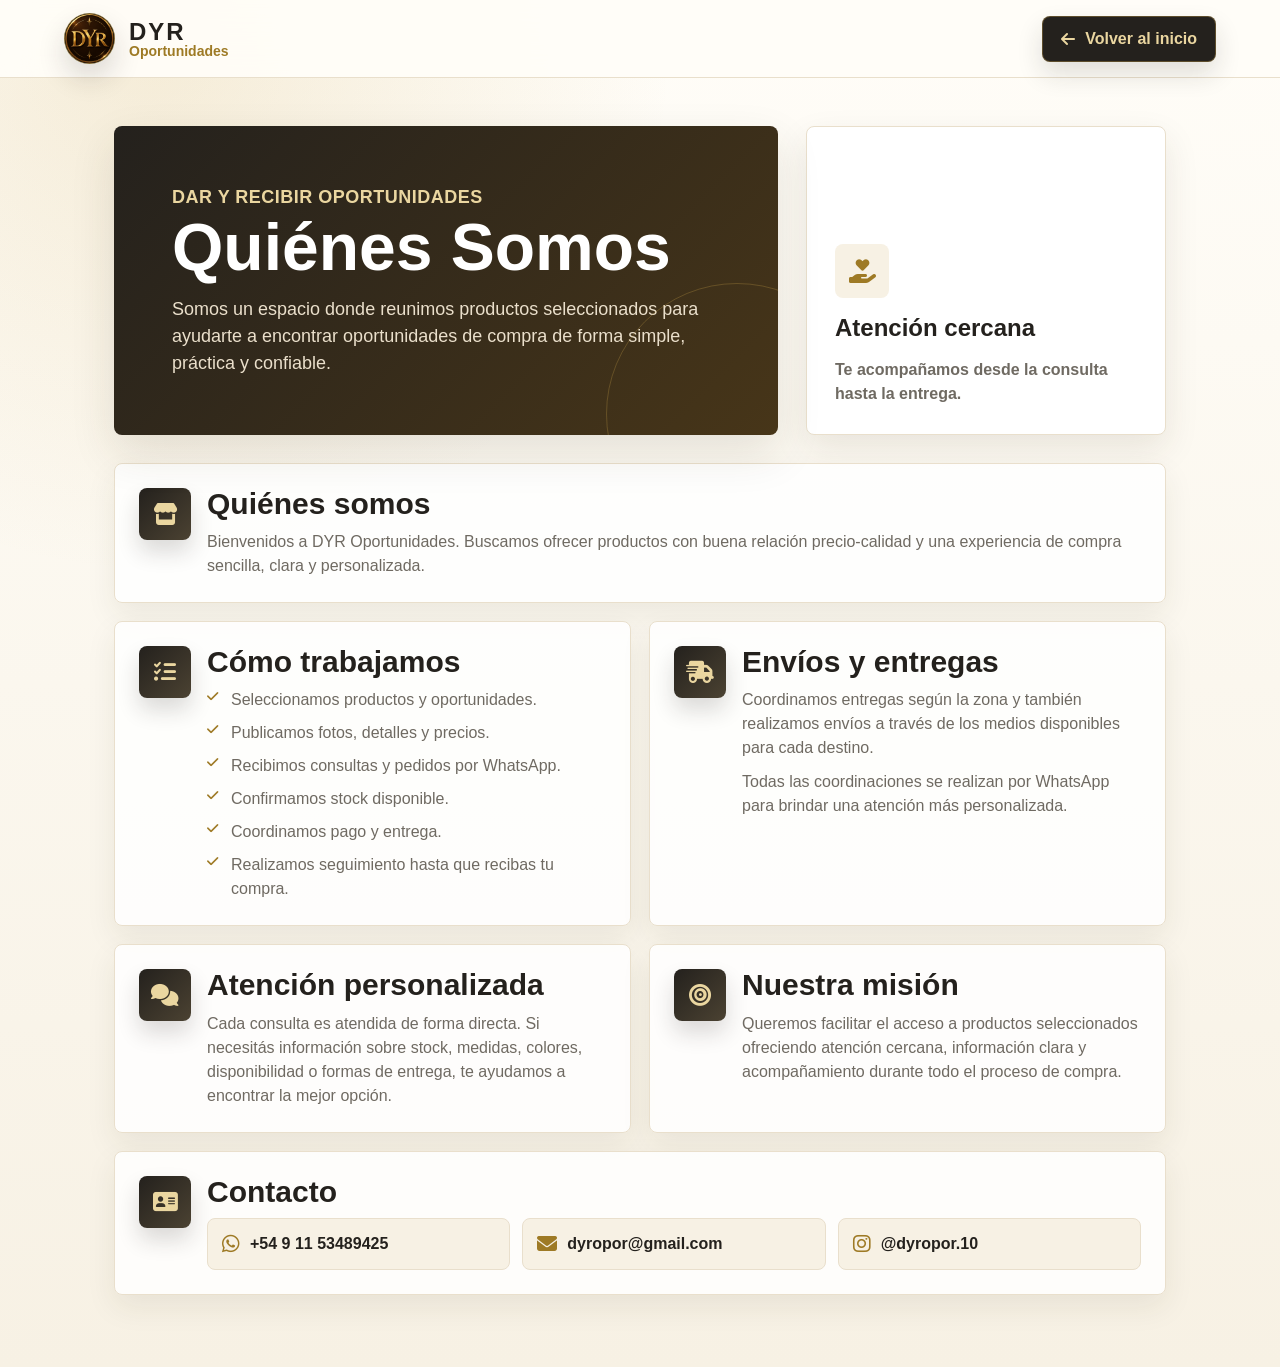
<file: nosotros.html>
<!DOCTYPE html>
<html lang="es">
<head>
    <meta charset="UTF-8">
    <meta name="viewport" content="width=device-width, initial-scale=1.0">
    <title>Nosotros | DYR Oportunidades</title>
    <meta name="description" content="Conoce como trabaja DYR Oportunidades: productos seleccionados, atencion personalizada y compras simples por WhatsApp.">
    <link rel="stylesheet" href="styles.css">
    <link href="https://cdnjs.cloudflare.com/ajax/libs/font-awesome/6.4.0/css/all.min.css" rel="stylesheet">
</head>
<body class="about-body">
    <header class="about-header">
        <a class="about-brand" href="index.html" aria-label="DYR Oportunidades">
            <img src="imagenes/logodyro.png" alt="Logo DYR Oportunidades">
            <span>
                <strong>DYR</strong>
                <small>Oportunidades</small>
            </span>
        </a>

        <a class="about-back" href="index.html">
            <i class="fas fa-arrow-left" aria-hidden="true"></i>
            <span>Volver al inicio</span>
        </a>
    </header>

    <main class="about-page">
        <section class="about-hero">
            <div class="about-hero-copy">
                <p class="eyebrow">Dar y Recibir Oportunidades</p>
                <h1>Quiénes Somos</h1>
                <p>
                    Somos un espacio donde reunimos productos seleccionados para ayudarte a encontrar oportunidades de compra de forma simple, práctica y confiable.
                </p>
            </div>

            <div class="about-hero-card" aria-label="Valores de DYR Oportunidades">
                <i class="fas fa-hand-holding-heart" aria-hidden="true"></i>
                <strong>Atención cercana</strong>
                <span>Te acompañamos desde la consulta hasta la entrega.</span>
            </div>
        </section>

        <section class="about-grid" aria-label="Informacion sobre DYR Oportunidades">
            <article class="about-block about-block-featured">
                <div class="about-icon">
                    <i class="fas fa-store" aria-hidden="true"></i>
                </div>
                <div>
                    <h2>Quiénes somos</h2>
                    <p>
                        Bienvenidos a DYR Oportunidades. Buscamos ofrecer productos con buena relación precio-calidad y una experiencia de compra sencilla, clara y personalizada.
                    </p>
                </div>
            </article>

            <article class="about-block">
                <div class="about-icon">
                    <i class="fas fa-list-check" aria-hidden="true"></i>
                </div>
                <div>
                    <h2>Cómo trabajamos</h2>
                    <ul>
                        <li>Seleccionamos productos y oportunidades.</li>
                        <li>Publicamos fotos, detalles y precios.</li>
                        <li>Recibimos consultas y pedidos por WhatsApp.</li>
                        <li>Confirmamos stock disponible.</li>
                        <li>Coordinamos pago y entrega.</li>
                        <li>Realizamos seguimiento hasta que recibas tu compra.</li>
                    </ul>
                </div>
            </article>

            <article class="about-block">
                <div class="about-icon">
                    <i class="fas fa-truck-fast" aria-hidden="true"></i>
                </div>
                <div>
                    <h2>Envíos y entregas</h2>
                    <p>Coordinamos entregas según la zona y también realizamos envíos a través de los medios disponibles para cada destino.</p>
                    <p>Todas las coordinaciones se realizan por WhatsApp para brindar una atención más personalizada.</p>
                </div>
            </article>

            <article class="about-block">
                <div class="about-icon">
                    <i class="fas fa-comments" aria-hidden="true"></i>
                </div>
                <div>
                    <h2>Atención personalizada</h2>
                    <p>
                        Cada consulta es atendida de forma directa. Si necesitás información sobre stock, medidas, colores, disponibilidad o formas de entrega, te ayudamos a encontrar la mejor opción.
                    </p>
                </div>
            </article>

            <article class="about-block">
                <div class="about-icon">
                    <i class="fas fa-bullseye" aria-hidden="true"></i>
                </div>
                <div>
                    <h2>Nuestra misión</h2>
                    <p>
                        Queremos facilitar el acceso a productos seleccionados ofreciendo atención cercana, información clara y acompañamiento durante todo el proceso de compra.
                    </p>
                </div>
            </article>

            <article class="about-block about-contact">
                <div class="about-icon">
                    <i class="fas fa-address-card" aria-hidden="true"></i>
                </div>
                <div>
                    <h2>Contacto</h2>
                    <div class="about-contact-list">
                        <a href="https://wa.me/5491153489425" target="_blank" rel="noopener">
                            <i class="fab fa-whatsapp" aria-hidden="true"></i>
                            <span>+54 9 11 53489425</span>
                        </a>
                        <a href="mailto:dyropor@gmail.com">
                            <i class="fas fa-envelope" aria-hidden="true"></i>
                            <span>dyropor@gmail.com</span>
                        </a>
                        <a href="https://www.instagram.com/dyropor.10" target="_blank" rel="noopener">
                            <i class="fab fa-instagram" aria-hidden="true"></i>
                            <span>@dyropor.10</span>
                        </a>
                    </div>
                </div>
            </article>
        </section>
    </main>
</body>
</html>
</file>
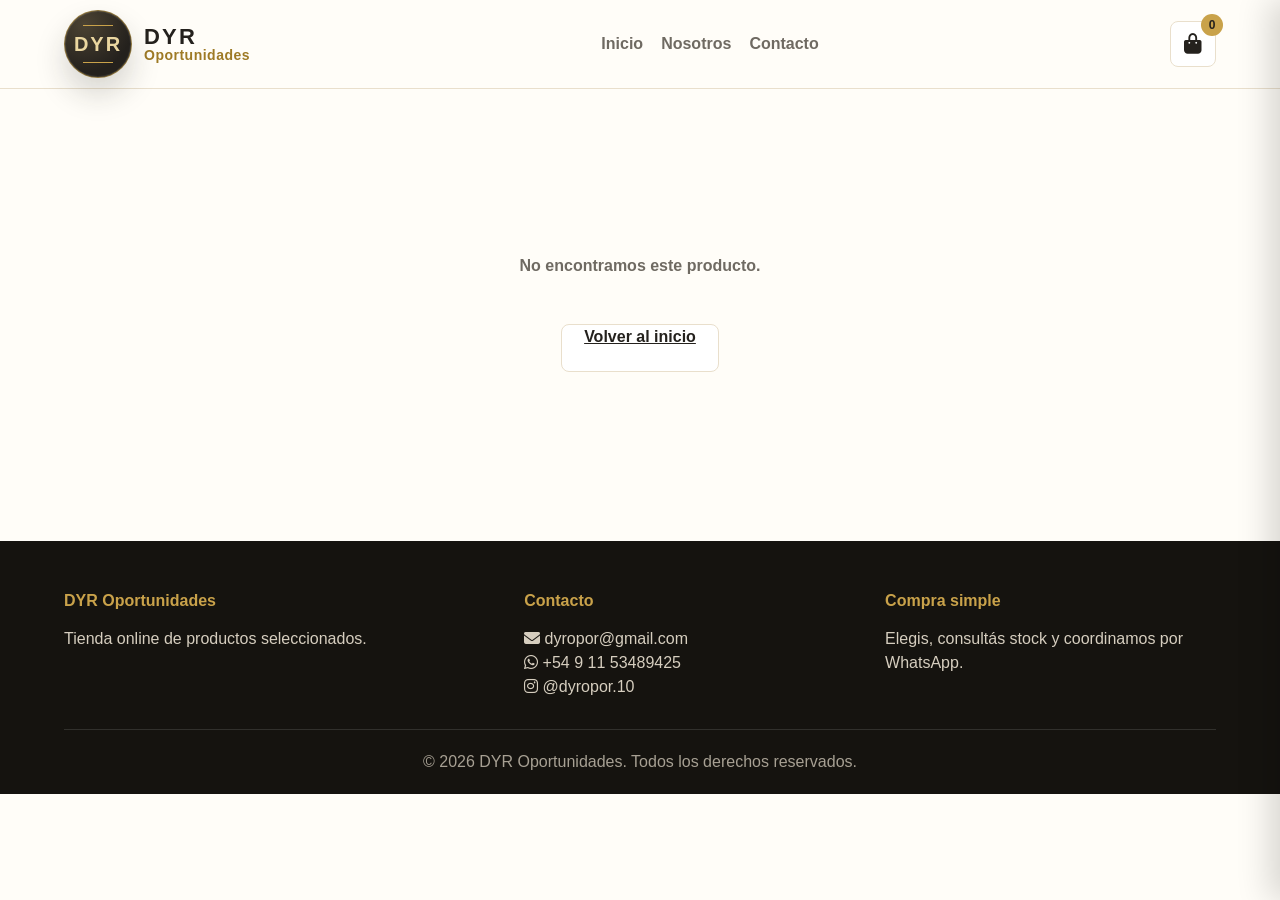
<file: product.html>
<!DOCTYPE html>
<html lang="es">
<head>
    <meta charset="UTF-8">
    <meta name="viewport" content="width=device-width, initial-scale=1.0">
    <title>Producto | DYR Oportunidades</title>
    <meta name="description" content="Ficha de producto de DYR Oportunidades.">
    <link rel="stylesheet" href="styles.css">
    <link href="https://cdnjs.cloudflare.com/ajax/libs/font-awesome/6.4.0/css/all.min.css" rel="stylesheet">
</head>
<body>
    <header>
        <a class="logo" href="index.html" aria-label="DYR Oportunidades">
            <span class="logo-mark"><span>DYR</span></span>
            <span class="logo-text">
                <strong>DYR</strong>
                <small>Oportunidades</small>
            </span>
        </a>

        <nav aria-label="Navegacion principal">
            <a href="index.html">Inicio</a>
            <a href="nosotros.html">Nosotros</a>
            <a href="#contacto">Contacto</a>
        </nav>

        <button class="cart-icon" type="button" onclick="toggleCart()" aria-label="Abrir carrito">
            <i class="fas fa-bag-shopping"></i>
            <span class="cart-count" id="cartCount">0</span>
        </button>
    </header>

    <main class="product-page" id="productPage">
        <p class="empty-products">Cargando producto...</p>
    </main>

    <aside class="cart-sidebar" id="cartSidebar" aria-label="Carrito de compras">
        <div class="cart-header">
            <h3><i class="fas fa-bag-shopping"></i> Tu carrito</h3>
            <button class="close-cart" type="button" onclick="toggleCart()" aria-label="Cerrar carrito">
                <i class="fas fa-xmark"></i>
            </button>
        </div>
        <div class="cart-items" id="cartItems">
            <p class="empty-cart">Tu carrito esta vacio.</p>
        </div>
        <div class="cart-footer">
            <div class="cart-total">Total: $<span id="cartTotal">0.00</span></div>
            <button class="btn-whatsapp" type="button" onclick="sendCartToWhatsApp()">
                <i class="fab fa-whatsapp"></i> Enviar carrito por WhatsApp
            </button>
            <button class="btn-checkout" type="button" onclick="checkout()">Vaciar carrito</button>
        </div>
    </aside>
    <div class="cart-overlay" id="cartOverlay" onclick="toggleCart()"></div>

    <footer id="contacto">
        <div class="footer-content">
            <div>
                <h4>DYR Oportunidades</h4>
                <p>Tienda online de productos seleccionados.</p>
            </div>
            <div>
                <h4>Contacto</h4>
                <p><i class="fas fa-envelope"></i> dyropor@gmail.com</p>
                <p><i class="fab fa-whatsapp"></i> +54 9 11 53489425</p>
                <p><i class="fab fa-instagram"></i> @dyropor.10</p>
            </div>
            <div>
                <h4>Compra simple</h4>
                <p>Elegis, consultás stock y coordinamos por WhatsApp.</p>
            </div>
        </div>
        <p class="copyright">© 2026 DYR Oportunidades. Todos los derechos reservados.</p>
    </footer>

    <div class="notification" id="notification" role="status"></div>

    <script src="script.js"></script>
</body>
</html>
</file>
<file: styles.css>
* {
    margin: 0;
    padding: 0;
    box-sizing: border-box;
}

:root {
    --primary: #c9a24a;
    --primary-dark: #9e7a25;
    --primary-soft: #ead6a0;
    --secondary: #1f7a73;
    --ink: #24211d;
    --muted: #6f6a62;
    --line: #e9dfcc;
    --paper: #fffdf8;
    --soft: #f7f1e4;
    --white: #ffffff;
    --success: #1f9d62;
    --shadow: 0 18px 45px rgba(55, 46, 27, 0.12);
}

body {
    font-family: "Segoe UI", Tahoma, Geneva, Verdana, sans-serif;
    background: var(--paper);
    color: var(--ink);
    line-height: 1.5;
}

button,
a {
    font: inherit;
}

button {
    cursor: pointer;
}

header {
    background: rgba(255, 253, 248, 0.94);
    backdrop-filter: blur(16px);
    padding: 10px 5%;
    display: flex;
    justify-content: space-between;
    align-items: center;
    gap: 12px;
    flex-wrap: wrap;
    border-bottom: 1px solid var(--line);
    position: sticky;
    top: 0;
    z-index: 120;
}

.logo {
    display: inline-flex;
    align-items: center;
    gap: 12px;
    color: var(--ink);
    text-decoration: none;
    font-weight: 800;
}

.logo-mark {
    display: inline-flex;
    align-items: center;
    justify-content: center;
    width: 68px;
    height: 68px;
    border-radius: 50%;
    background: radial-gradient(circle at 30% 20%, #4b4232, var(--ink) 68%);
    border: 1px solid rgba(201, 162, 74, 0.58);
    color: var(--primary-soft);
    letter-spacing: 2px;
    font-size: 20px;
    box-shadow: 0 16px 30px rgba(36, 33, 29, 0.18), inset 0 0 0 1px rgba(255, 255, 255, 0.08);
    position: relative;
}

.logo-mark::before,
.logo-mark::after {
    content: "";
    position: absolute;
    width: 30px;
    height: 1px;
    background: var(--primary);
}

.logo-mark::before {
    top: 14px;
}

.logo-mark::after {
    bottom: 14px;
}

.logo-mark span {
    position: relative;
    z-index: 1;
}

.logo-text {
    display: grid;
    line-height: 1.05;
}

.logo-text strong {
    font-size: 22px;
    letter-spacing: 2.2px;
}

.logo-text small {
    color: var(--primary-dark);
    font-size: 14px;
    font-weight: 800;
    letter-spacing: 0.5px;
}

nav {
    display: flex;
    align-items: center;
    gap: 18px;
}

nav a {
    text-decoration: none;
    color: var(--muted);
    font-weight: 650;
    transition: color 0.2s;
}

nav a:hover {
    color: var(--primary-dark);
}

.cart-icon {
    position: relative;
    width: 46px;
    height: 46px;
    border: 1px solid var(--line);
    border-radius: 8px;
    background: var(--white);
    color: var(--ink);
    font-size: 20px;
}

.cart-count {
    position: absolute;
    top: -8px;
    right: -8px;
    background: var(--primary);
    color: var(--ink);
    border-radius: 50%;
    width: 22px;
    height: 22px;
    display: flex;
    align-items: center;
    justify-content: center;
    font-size: 12px;
    font-weight: 800;
}

.hero {
    min-height: auto;
    display: grid;
    grid-template-columns: 1fr;
    align-items: center;
    gap: 20px;
    padding: 18px 5% 12px;
    background:
        radial-gradient(circle at 83% 18%, rgba(234, 214, 160, 0.38), transparent 32%),
        linear-gradient(120deg, rgba(255, 253, 248, 0.98), rgba(247, 241, 228, 0.9));
}

.hero-content {
    max-width: 100%;
    margin:0 auto;
}

.eyebrow {
    color: var(--primary-dark);
    font-size: 18px;
    font-weight: 800;
    letter-spacing: 0.5px;
    text-transform: uppercase;
    margin-bottom: 4px;
    text-align: left;
}

.hero-content.center h1{
    font-size: clamp(30px, 5vw, 56px);
    line-height: 1;
    margin: 0 auto;
    max-width: 860px;
}

.hero-copy {
    color: #5c433a;
    font-size: 16px;
    max-width: 660px;
    margin: 0 0 10px;
    text-align: center;
}

.hero-actions {
    display: flex;
    flex-wrap: wrap;
    gap: 14px;
}

.btn-primary,
.btn-secondary,
.btn-whatsapp,
.btn-checkout,
.product-btn {
    border: none;
    border-radius: 8px;
    min-height: 48px;
    padding: 0 22px;
    font-weight: 800;
    transition: transform 0.2s, box-shadow 0.2s, background 0.2s;
}

.btn-primary {
    background: var(--primary);
    color: var(--ink);
    box-shadow: 0 12px 30px rgba(201, 162, 74, 0.26);
}

.btn-secondary {
    background: var(--white);
    color: var(--ink);
    border: 1px solid var(--line);
}

.btn-primary:hover,
.btn-secondary:hover,
.product-card:hover {
    transform: translateY(-3px);
}

.hero-showcase {
    min-width: 0;
}

.hero-photo {
    position: relative;
    min-height: 520px;
    border-radius: 28px;
    overflow: hidden;
    border: 1px solid rgba(201, 162, 74, 0.36);
    box-shadow: var(--shadow);
    background: var(--soft);
}

.hero-photo img {
    width: 100%;
    height: 100%;
    min-height: 520px;
    object-fit: cover;
    display: block;
}

.hero-photo span {
    position: absolute;
    left: 20px;
    bottom: 20px;
    min-height: 42px;
    display: inline-flex;
    align-items: center;
    padding: 0 16px;
    border-radius: 999px;
    background: rgba(36, 33, 29, 0.86);
    color: var(--primary-soft);
    font-weight: 850;
    letter-spacing: 0.3px;
}

.trust-strip {
    display: grid;
    grid-template-columns: repeat(3, 1fr);
    gap: 1px;
    background: var(--line);
    border-top: 1px solid var(--line);
    border-bottom: 1px solid var(--line);
}

.trust-strip div {
    min-height: 82px;
    background: var(--white);
    display: flex;
    align-items: center;
    justify-content: center;
    gap: 12px;
    color: var(--muted);
    font-weight: 700;
}

.trust-strip i {
    color: var(--primary-dark);
}

.about-section {
    max-width: 1180px;
    margin: 0 auto;
    padding: 66px 5% 36px;
    display: grid;
    grid-template-columns: minmax(0, 1.1fr) minmax(300px, 0.9fr);
    gap: 34px;
    align-items: center;
}

.about-copy h2 {
    font-size: clamp(30px, 4vw, 46px);
    line-height: 1.08;
    margin-bottom: 16px;
}

.about-copy p:not(.eyebrow) {
    color: var(--muted);
    font-size: 18px;
}

.about-points {
    display: grid;
    gap: 12px;
}

.about-points div {
    background: var(--white);
    border: 1px solid var(--line);
    border-radius: 8px;
    padding: 18px;
    display: grid;
    grid-template-columns: 42px 1fr;
    column-gap: 14px;
    box-shadow: 0 12px 28px rgba(55, 46, 27, 0.07);
}

.about-points i {
    grid-row: span 2;
    width: 42px;
    height: 42px;
    display: inline-flex;
    align-items: center;
    justify-content: center;
    border-radius: 8px;
    background: var(--soft);
    color: var(--primary-dark);
}

.about-points strong {
    font-size: 17px;
}

.about-points span {
    color: var(--muted);
}

.section-heading {
    max-width: 1180px;
    margin: 0 auto;
    padding: 56px 5% 22px;
}

.section-heading h2 {
    font-size: clamp(30px, 4vw, 46px);
    line-height: 1.08;
}

.section-heading.compact {
    padding-bottom: 12px;
}

.category-grid {
    max-width: 1400px;
    margin: 0 auto;
    padding: 10px 5% 14px;
    display: grid;
    grid-template-columns: repeat(5, 1fr);
    gap: 14px;
    background: var(--paper);
}

.category-card {
    min-height: 92px;
    background: var(--white);
    border: 1px solid var(--line);
    border-radius: 8px;
    box-shadow: 0 10px 25px rgba(55, 46, 27, 0.06);
    color: var(--ink);
    display: grid;
    place-items: center;
    align-content: center;
    gap: 12px;
    font-weight: 800;
    transition: transform 0.2s, border-color 0.2s, background 0.2s;
}

.category-card:hover,
.category-card.active {
    transform: translateY(-3px);
    border-color: var(--primary);
    background: #fff9e8;
}

.category-card i {
    color: var(--primary-dark);
    font-size: 28px;
}
.weekly-banner {
    width: 100%;
    max-width: 100%;
    margin: 22px auto 58px;
    padding: 60px 40px;
    background:
        linear-gradient(135deg, rgba(36, 33, 29, 0.96), rgba(93, 74, 33, 0.92)),
        linear-gradient(135deg, var(--ink), var(--primary-dark));
    color: var(--white);
    border-radius: 8px;
    display: block;
    grid-column: 1 / -1;
    box-shadow: var(--shadow);
}

.weekly-copy h2 {
    font-size: clamp(28px, 4vw, 42px);
    line-height: 1.08;
    margin-bottom: 10px;
}

.weekly-copy p:not(.eyebrow) {
    color: #eadfcb;
    font-size: 17px;
}

.weekly-deals {
    display: flex;
    flex-wrap: wrap;
    gap: 10px;
    grid-column: 1 / -1;
}

.weekly-deals span {
    display: inline-flex;
    align-items: center;
    gap: 8px;
    min-height: 36px;
    padding: 0 12px;
    border-radius: 8px;
    background: rgba(255, 255, 255, 0.1);
    border: 1px solid rgba(234, 214, 160, 0.26);
    color: #fff7e5;
    font-weight: 750;
}

.weekly-banner .btn-primary {
    grid-column: 2;
    grid-row: 1;
    white-space: nowrap;
}

.products-section {
    background: linear-gradient(180deg, var(--paper), var(--soft));
    padding-top: 0;
}

.filters {
    display: flex;
    justify-content: center;
    gap: 10px;
    padding: 8px 5% 28px;
    flex-wrap: wrap;
}

.filter-btn {
    background: var(--white);
    border: 1px solid var(--line);
    color: var(--muted);
    min-height: 42px;
    padding: 0 18px;
    border-radius: 8px;
    font-weight: 800;
    transition: all 0.2s;
}

.filter-btn:hover,
.filter-btn.active {
    background: var(--ink);
    color: var(--primary);
    border-color: var(--ink);
}

.products-grid {
    display: grid;
    grid-template-columns: repeat(auto-fill, minmax(260px, 1fr));
    gap: 22px;
    padding: 0 5% 24px;
    max-width: 1400px;
    margin: 0 auto;
}

.products-actions {
    display: flex;
    justify-content: center;
    padding: 0 5% 54px;
}

.products-actions .btn-secondary {
    min-width: min(100%, 260px);
}

.empty-products {
    grid-column: 1 / -1;
    color: var(--muted);
    text-align: center;
    padding: 32px 0;
    font-weight: 700;
}

.product-card {
    background: var(--white);
    border: 1px solid var(--line);
    border-radius: 8px;
    overflow: hidden;
    box-shadow: 0 12px 30px rgba(55, 46, 27, 0.08);
    transition: transform 0.2s, box-shadow 0.2s;
}

.product-image {
    width: 100%;
    aspect-ratio: 1 / 1;
    background: linear-gradient(135deg, #fff7df, #e8f1ed);
    display: flex;
    align-items: center;
    justify-content: center;
    color: var(--primary-dark);
    font-size: 58px;
    position: relative;
    overflow: hidden;
}

.product-image.has-photo {
    background: var(--soft);
}

.product-image img {
    width: 100%;
    height: 100%;
    object-fit: cover;
    display: block;
}

.product-placeholder {
    display: grid;
    place-items: center;
    gap: 10px;
    color: var(--primary-dark);
    text-align: center;
}

.product-placeholder small {
    display: block;
    max-width: 160px;
    color: var(--muted);
    font-size: 12px;
    font-weight: 750;
}

.product-tag {
    position: absolute;
    top: 12px;
    left: 12px;
    background: var(--ink);
    color: var(--primary);
    font-size: 12px;
    font-weight: 800;
    border-radius: 8px;
    padding: 5px 9px;
}

.product-info {
    padding: 18px;
}

.product-category {
    color: var(--primary-dark);
    font-size: 12px;
    text-transform: uppercase;
    font-weight: 800;
    letter-spacing: 1px;
}

.product-name {
    font-size: 18px;
    margin: 8px 0 10px;
    color: var(--ink);
}

.product-description {
    color: var(--muted);
    min-height: 48px;
    font-size: 14px;
}

.product-trust {
    display: flex;
    align-items: center;
    gap: 7px;
    color: var(--secondary);
    font-size: 13px;
    font-weight: 800;
    margin-top: 12px;
}

.product-price-row {
    margin-top: 16px;
}

.product-price {
    font-size: 24px;
    color: var(--ink);
    font-weight: 850;
}

.product-old-price {
    text-decoration: line-through;
    color: var(--muted);
    font-size: 15px;
    margin-left: 8px;
}

.product-btn {
    width: 100%;
    background: var(--ink);
    color: var(--white);
    margin-top: 16px;
}

.product-btn:hover {
    background: var(--primary-dark);
}

.opportunity-band {
    margin: 0;
    padding: 52px 5%;
    background: var(--ink);
    color: var(--white);
    display: flex;
    align-items: center;
    justify-content: space-between;
    gap: 30px;
}

.opportunity-band div {
    max-width: 760px;
}

.opportunity-band h2 {
    font-size: clamp(28px, 3.2vw, 42px);
    margin-bottom: 10px;
}

.opportunity-band p:not(.eyebrow) {
    color: #e4dac6;
    font-size: 18px;
}

.opportunity-band .btn-primary {
    margin-top: 25px;
}

.cart-sidebar {
    position: fixed;
    top: 0;
    right: -420px;
    width: min(420px, 100%);
    height: 100vh;
    background: var(--white);
    box-shadow: -10px 0 32px rgba(0, 0, 0, 0.16);
    z-index: 200;
    transition: right 0.3s;
    display: flex;
    flex-direction: column;
}

.cart-sidebar.open {
    right: 0;
}

.cart-overlay {
    position: fixed;
    inset: 0;
    background: rgba(0, 0, 0, 0.46);
    z-index: 150;
    display: none;
}

.cart-overlay.open {
    display: block;
}

.cart-header {
    padding: 20px;
    border-bottom: 1px solid var(--line);
    display: flex;
    justify-content: space-between;
    align-items: center;
}

.cart-header h3 {
    display: flex;
    align-items: center;
    gap: 10px;
}

.close-cart {
    background: var(--soft);
    border: 1px solid var(--line);
    border-radius: 8px;
    width: 42px;
    height: 42px;
    color: var(--ink);
}

.cart-items {
    flex: 1;
    overflow-y: auto;
    padding: 20px;
}

.empty-cart {
    text-align: center;
    color: var(--muted);
    margin-top: 50px;
}

.cart-item {
    display: flex;
    gap: 14px;
    padding: 15px 0;
    border-bottom: 1px solid var(--line);
}

.cart-item-img {
    width: 58px;
    height: 58px;
    background: var(--soft);
    color: var(--primary-dark);
    border-radius: 8px;
    display: flex;
    align-items: center;
    justify-content: center;
    font-size: 24px;
    flex: 0 0 auto;
}

.cart-item-info {
    flex: 1;
}

.cart-item-name {
    font-weight: 800;
}

.cart-item-price {
    color: var(--ink);
    font-weight: 800;
}

.cart-item-remove {
    background: transparent;
    border: none;
    color: #b84c42;
    width: 32px;
    height: 32px;
    font-size: 16px;
}

.cart-footer {
    padding: 20px;
    border-top: 1px solid var(--line);
}

.cart-total {
    font-size: 22px;
    font-weight: 850;
    margin-bottom: 14px;
}

.btn-whatsapp,
.btn-checkout {
    width: 100%;
    margin-top: 10px;
}

.btn-whatsapp {
    background: var(--success);
    color: var(--white);
}

.btn-checkout {
    background: var(--soft);
    color: var(--ink);
    border: 1px solid var(--line);
}

.floating-whatsapp {
    position: fixed;
    right: 22px;
    bottom: 22px;
    width: 58px;
    height: 58px;
    border: none;
    border-radius: 50%;
    background: var(--success);
    color: var(--white);
    z-index: 140;
    font-size: 30px;
    box-shadow: 0 16px 34px rgba(31, 157, 98, 0.36);
    display: flex;
    align-items: center;
    justify-content: center;
    transition: transform 0.2s, box-shadow 0.2s;
}

.floating-whatsapp:hover {
    transform: translateY(-3px);
    box-shadow: 0 18px 38px rgba(31, 157, 98, 0.42);
}

footer {
    background: #15130f;
    color: var(--white);
    padding: 48px 5% 20px;
}

.footer-content {
    display: grid;
    grid-template-columns: 1.3fr 1fr 1fr;
    gap: 30px;
    margin-bottom: 30px;
}

.footer-content h4 {
    color: var(--primary);
    margin-bottom: 14px;
}

.footer-content p {
    color: #d6cebf;
}

.socials {
    display: flex;
    gap: 16px;
    font-size: 22px;
}

.copyright {
    text-align: center;
    padding-top: 20px;
    border-top: 1px solid rgba(255, 255, 255, 0.12);
    color: #a7a093;
}

.notification {
    position: fixed;
    bottom: 28px;
    left: 50%;
    transform: translateX(-50%) translateY(110px);
    background: var(--ink);
    color: var(--white);
    padding: 14px 22px;
    border-radius: 8px;
    z-index: 300;
    transition: transform 0.3s;
    box-shadow: var(--shadow);
    max-width: min(92vw, 520px);
    text-align: center;
}

.notification.show {
    transform: translateX(-50%) translateY(0);
}

@media (max-width: 900px) {
    nav {
        order: 3;
        width: 100%;
        gap: 10px;
        overflow-x: auto;
        padding: 2px 0 0;
        scrollbar-width: none;
    }

    nav::-webkit-scrollbar {
        display: none;
    }

    nav a {
        flex: 0 0 auto;
        min-height: 34px;
        display: inline-flex;
        align-items: center;
        padding: 0 12px;
        border-radius: 8px;
        background: var(--white);
        border: 1px solid var(--line);
        font-size: 14px;
    }

    .hero {
        min-height: auto;
        grid-template-columns: 1fr;
        padding-top: 46px;
    }

    .hero-photo,
    .hero-photo img {
        min-height: 420px;
    }

    .trust-strip,
    .about-section,
    .footer-content {
        grid-template-columns: 1fr;
    }

    .category-grid {
        grid-template-columns: repeat(5, minmax(120px, 1fr));
    }

    .opportunity-band {
        align-items: flex-start;
        flex-direction: column;
    }

    .weekly-banner {
        margin-left: 5%;
        margin-right: 5%;
        grid-template-columns: 1fr;
        width: 90%;
    }

    .weekly-banner .btn-primary {
        grid-column: auto;
        grid-row: auto;
        width: 100%;
    }
}

@media (max-width: 560px) {
    header {
        padding: 8px 4% 7px;
    }

    .logo {
        gap: 9px;
    }

    .logo-mark {
        width: 48px;
        height: 48px;
        font-size: 14px;
        letter-spacing: 1.5px;
    }

    .logo-mark::before,
    .logo-mark::after {
        width: 18px;
    }

    .logo-mark::before {
        top: 10px;
    }

    .logo-mark::after {
        bottom: 10px;
    }

    .logo-text strong {
        font-size: 16px;
    }

    .logo-text small {
        font-size: 11px;
    }

    .hero {
        padding: 16px 4% 10px;
        gap: 10px;
    }

    .hero h1 {
        font-size: 32px;
        line-height: 1.02;
    }

    .hero-copy {
        font-size: 16px;
        margin: 18px 0 24px;
    }

    .hero-actions {
        flex-direction: column;
    }

    .hero-photo,
    .hero-photo img {
        min-height: 340px;
    }

    .hero-photo {
        border-radius: 18px;
    }

    .btn-primary,
    .btn-secondary {
        width: 100%;
    }

    .category-grid,
    .products-grid {
        padding-left: 4%;
        padding-right: 4%;
    }

    .category-grid {
        display: flex;
        gap: 9px;
        max-width: none;
        overflow-x: auto;
        padding-top: 8px;
        padding-bottom: 12px;
        scroll-snap-type: x proximity;
        scrollbar-width: none;
    }

    .category-card {
        flex: 0 0 116px;
        min-height: 72px;
        gap: 8px;
        scroll-snap-align: start;
    }

    .category-card i {
        font-size: 22px;
    }

    .category-grid::-webkit-scrollbar {
        display: none;
    }

    .filters {
        justify-content: flex-start;
        overflow-x: auto;
        flex-wrap: nowrap;
        padding-bottom: 20px;
    }

    .filter-btn {
        white-space: nowrap;
        flex: 0 0 auto;
    }

    .trust-strip div {
        min-height: 58px;
        justify-content: flex-start;
        padding: 0 4%;
    }

    .about-section,
    .section-heading {
        padding-left: 4%;
        padding-right: 4%;
    }

    .about-section {
        padding-top: 42px;
    }

    .about-points div {
        padding: 16px;
    }

    .weekly-banner {
        margin: 10px 4% 44px;
        padding: 22px;
    }

    .weekly-deals {
        display: grid;
    }

    .products-grid {
        grid-template-columns: repeat(2, minmax(0, 1fr));
        gap: 10px;
        padding-bottom: 18px;
    }

    .product-info {
        padding: 10px;
    }

    .product-category {
        font-size: 10px;
        letter-spacing: 0.5px;
    }

    .product-name {
        font-size: 14px;
        line-height: 1.2;
        margin: 6px 0 8px;
        min-height: 34px;
    }

    .product-price-row {
        margin-top: 8px;
    }

    .product-price {
        font-size: 17px;
    }

    .product-old-price {
        display: block;
        margin: 2px 0 0;
        font-size: 12px;
    }

    .product-tag {
        top: 8px;
        left: 8px;
        font-size: 10px;
        padding: 4px 7px;
    }

    .product-btn {
        min-height: 38px;
        padding: 0 8px;
        margin-top: 10px;
        font-size: 12px;
    }

    .cart-icon {
        width: 42px;
        height: 42px;
    }

    .floating-whatsapp {
        right: 16px;
        bottom: 16px;
        width: 54px;
        height: 54px;
        font-size: 28px;
    }
}

.shopping-grid{
    max-width:500px;
    margin:20px auto;
    padding:0 30px;
    display:grid;
    grid-template-columns:repeat(3,1fr);
    gap:10px;
}

.shop-card{
    background:#ffffff;
    border-radius:20px;
    overflow:hidden;
    box-shadow:0 10px 25px rgba(0,0,0,.12);
    transition:.3s;
    cursor:pointer;
}

.shop-card:hover{
    transform:translateY(-8px);
}

.shop-card img{
    width:100%;
    height:80px;
    object-fit:cover;
    display:block;
}

.shop-card h3{
    text-align:center;
    padding:10px;
    font-size:1rem;
    color:#2b241d;
}

.hero-content.center{
    max-width:900px;
    margin:auto;
    text-align:center;
}

.hero-content.center h1{
    font-size: clamp(30px, 5vw, 56px);
}

.about-body {
    min-height: 100vh;
    background:
        radial-gradient(circle at 12% 4%, rgba(201, 162, 74, 0.18), transparent 30%),
        linear-gradient(180deg, var(--paper), var(--soft));
}

.about-header {
    gap: 18px;
    min-height: 78px;
}

.about-brand {
    display: inline-flex;
    align-items: center;
    gap: 14px;
    color: var(--ink);
    text-decoration: none;
    min-width: 0;
}

.about-brand img {
    width: 51px;
    height: 51px;
    object-fit: contain;
    border-radius: 50%;
    background: var(--ink);
    border: 1px solid rgba(201, 162, 74, 0.55);
    box-shadow: 0 14px 28px rgba(36, 33, 29, 0.16);
    flex: 0 0 auto;
    display: block;
}

.about-brand span {
    display: inline-flex;
    flex-direction: column;
    justify-content: center;
    line-height: 1;
    min-height: 51px;
}

.about-brand strong {
    font-size: 24px;
    letter-spacing: 2px;
}

.about-brand small {
    color: var(--primary-dark);
    font-size: 14px;
    font-weight: 800;
}

.about-back {
    min-height: 46px;
    display: inline-flex;
    align-items: center;
    justify-content: center;
    gap: 10px;
    padding: 0 18px;
    border-radius: 8px;
    background: var(--ink);
    color: var(--primary-soft);
    text-decoration: none;
    font-weight: 800;
    border: 1px solid rgba(201, 162, 74, 0.34);
    box-shadow: 0 12px 26px rgba(36, 33, 29, 0.14);
    transition: transform 0.2s, background 0.2s, color 0.2s;
    white-space: nowrap;
}

.about-back:hover {
    background: var(--primary-dark);
    color: var(--white);
    transform: translateY(-2px);
}

.about-page {
    width: min(1180px, 100%);
    margin: 0 auto;
    padding: 48px 5% 72px;
}

.about-hero {
    display: grid;
    grid-template-columns: minmax(0, 1fr) minmax(260px, 360px);
    gap: 28px;
    align-items: stretch;
    margin-bottom: 28px;
}

.about-hero-copy {
    padding: clamp(28px, 5vw, 58px);
    border-radius: 8px;
    background:
        linear-gradient(135deg, rgba(36, 33, 29, 0.96), rgba(74, 55, 24, 0.92)),
        var(--ink);
    color: var(--white);
    box-shadow: var(--shadow);
    position: relative;
    overflow: hidden;
}

.about-hero-copy::after {
    content: "";
    position: absolute;
    right: -90px;
    bottom: -110px;
    width: 260px;
    height: 260px;
    border: 1px solid rgba(201, 162, 74, 0.28);
    border-radius: 50%;
}

.about-hero-copy .eyebrow {
    color: var(--primary-soft);
}

.about-hero-copy h1 {
    max-width: 720px;
    margin-bottom: 16px;
    font-size: clamp(38px, 6vw, 66px);
    line-height: 0.98;
}

.about-hero-copy p:not(.eyebrow) {
    max-width: 720px;
    color: #eadfcb;
    font-size: 18px;
}

.about-hero-card {
    min-height: 100%;
    padding: 28px;
    border-radius: 8px;
    background: var(--white);
    border: 1px solid var(--line);
    box-shadow: 0 14px 34px rgba(55, 46, 27, 0.1);
    display: grid;
    align-content: end;
    gap: 12px;
}

.about-hero-card i {
    width: 54px;
    height: 54px;
    display: inline-flex;
    align-items: center;
    justify-content: center;
    border-radius: 8px;
    background: var(--soft);
    color: var(--primary-dark);
    font-size: 24px;
}

.about-hero-card strong {
    font-size: 24px;
    color: var(--ink);
}

.about-hero-card span {
    color: var(--muted);
    font-weight: 650;
}

.about-grid {
    display: grid;
    grid-template-columns: repeat(2, minmax(0, 1fr));
    gap: 18px;
}

.about-block {
    background: rgba(255, 255, 255, 0.86);
    border: 1px solid var(--line);
    border-radius: 8px;
    padding: 24px;
    box-shadow: 0 12px 30px rgba(55, 46, 27, 0.08);
    display: grid;
    grid-template-columns: 52px minmax(0, 1fr);
    gap: 16px;
}

.about-block-featured,
.about-contact {
    grid-column: 1 / -1;
}

.about-icon {
    width: 52px;
    height: 52px;
    border-radius: 8px;
    background: linear-gradient(135deg, var(--ink), #4b4232);
    color: var(--primary-soft);
    display: inline-flex;
    align-items: center;
    justify-content: center;
    font-size: 22px;
    box-shadow: 0 12px 22px rgba(36, 33, 29, 0.16);
}

.about-block h2 {
    margin-bottom: 10px;
    color: var(--ink);
    font-size: clamp(22px, 3vw, 30px);
    line-height: 1.08;
}

.about-block p,
.about-block li {
    color: var(--muted);
    font-size: 16px;
}

.about-block p + p {
    margin-top: 10px;
}

.about-block ul {
    display: grid;
    gap: 9px;
    list-style: none;
}

.about-block li {
    position: relative;
    padding-left: 24px;
}

.about-block li::before {
    content: "\f00c";
    position: absolute;
    left: 0;
    top: 2px;
    color: var(--primary-dark);
    font: var(--fa-font-solid);
    font-size: 13px;
}

.about-contact-list {
    display: grid;
    grid-template-columns: repeat(3, minmax(0, 1fr));
    gap: 12px;
}

.about-contact-list a {
    min-height: 52px;
    display: inline-flex;
    align-items: center;
    gap: 10px;
    padding: 12px 14px;
    border-radius: 8px;
    background: var(--soft);
    color: var(--ink);
    text-decoration: none;
    font-weight: 800;
    border: 1px solid var(--line);
    transition: transform 0.2s, border-color 0.2s, background 0.2s;
    min-width: 0;
}

.about-contact-list a:hover {
    background: var(--white);
    border-color: var(--primary);
    transform: translateY(-2px);
}

.about-contact-list i {
    color: var(--primary-dark);
    font-size: 20px;
    flex: 0 0 auto;
}

.about-contact-list span {
    overflow-wrap: anywhere;
}

@media (max-width: 900px) {
    .about-hero,
    .about-grid,
    .about-contact-list {
        grid-template-columns: 1fr;
    }

    .about-hero-card {
        min-height: 220px;
    }
}

@media (max-width: 560px) {
    .about-header {
        align-items: flex-start;
        flex-direction: column;
        padding: 12px 4%;
    }

    .about-brand img {
        width: 44px;
        height: 44px;
    }

    .about-brand span {
        min-height: 44px;
    }

    .about-brand strong {
        font-size: 20px;
    }

    .about-back {
        width: 100%;
    }

    .about-page {
        padding: 28px 4% 52px;
    }

    .about-hero-copy,
    .about-hero-card,
    .about-block {
        padding: 20px;
    }

    .about-block {
        grid-template-columns: 1fr;
    }

.about-icon {
    width: 48px;
    height: 48px;
    }
}

.product-card {
    cursor: pointer;
}

.communication-band {
    margin: 0;
    padding: 20px 5%;
    background: linear-gradient(135deg, var(--ink), #4b3724);
    color: var(--primary-soft);
    display: grid;
    grid-template-columns: repeat(3, minmax(0, 1fr));
    gap: 1px;
}

.communication-band div {
    min-height: 72px;
    display: flex;
    align-items: center;
    justify-content: center;
    gap: 10px;
    border: 1px solid rgba(234, 214, 160, 0.18);
    background: rgba(255, 255, 255, 0.04);
    border-radius: 8px;
    text-align: center;
}

.communication-band i {
    color: var(--primary);
    font-size: 20px;
}

.communication-band strong {
    color: var(--white);
    font-size: 15px;
}

.product-page {
    width: min(1180px, 100%);
    margin: 0 auto;
    padding: 28px 5% 64px;
}

.product-detail {
    display: grid;
    grid-template-columns: minmax(0, 1fr) minmax(300px, 0.85fr);
    gap: 28px;
    align-items: start;
}

.product-gallery {
    display: grid;
    gap: 12px;
}

.product-main-image {
    width: 100%;
    aspect-ratio: 1 / 1;
    background: linear-gradient(135deg, #fff7df, #e8f1ed);
    border: 1px solid var(--line);
    border-radius: 8px;
    overflow: hidden;
    display: flex;
    align-items: center;
    justify-content: center;
    color: var(--primary-dark);
    font-size: 64px;
    box-shadow: var(--shadow);
}

.product-main-image img {
    width: 100%;
    height: 100%;
    object-fit: cover;
    display: block;
}

.product-thumbs {
    display: flex;
    gap: 10px;
    overflow-x: auto;
    padding-bottom: 2px;
    scrollbar-width: none;
}

.product-thumbs::-webkit-scrollbar {
    display: none;
}

.product-thumbs button {
    width: 74px;
    height: 74px;
    flex: 0 0 auto;
    border: 2px solid transparent;
    border-radius: 8px;
    background: var(--white);
    padding: 0;
    overflow: hidden;
}

.product-thumbs button.active {
    border-color: var(--primary);
}

.product-thumbs img {
    width: 100%;
    height: 100%;
    object-fit: cover;
    display: block;
}

.product-detail-info {
    background: var(--white);
    border: 1px solid var(--line);
    border-radius: 8px;
    padding: 24px;
    box-shadow: 0 12px 30px rgba(55, 46, 27, 0.08);
}

.product-back {
    display: inline-flex;
    align-items: center;
    gap: 8px;
    color: var(--muted);
    text-decoration: none;
    font-weight: 800;
    margin-bottom: 18px;
}

.product-back:hover {
    color: var(--primary-dark);
}

.product-detail-info h1 {
    font-size: clamp(30px, 5vw, 48px);
    line-height: 1;
    margin: 8px 0 14px;
}

.product-detail-price {
    display: flex;
    align-items: baseline;
    gap: 10px;
    margin-bottom: 16px;
}

.product-detail-price span {
    font-size: 34px;
    font-weight: 850;
    color: var(--ink);
}

.product-detail-price small {
    color: var(--muted);
    text-decoration: line-through;
    font-size: 18px;
}

.product-detail-info p {
    color: var(--muted);
    font-size: 17px;
    margin-bottom: 16px;
}

.product-detail-meta {
    display: grid;
    gap: 8px;
    margin: 18px 0;
}

.product-detail-meta span {
    display: inline-flex;
    align-items: center;
    gap: 8px;
    color: var(--muted);
    font-weight: 700;
}

.product-detail-meta i {
    color: var(--primary-dark);
}

.quantity-control {
    display: inline-grid;
    grid-template-columns: 44px 58px 44px;
    align-items: center;
    border: 1px solid var(--line);
    border-radius: 8px;
    overflow: hidden;
    background: var(--soft);
    margin: 4px 0 18px;
}

.quantity-control button {
    height: 44px;
    border: none;
    background: var(--white);
    color: var(--ink);
    font-size: 22px;
    font-weight: 800;
}

.quantity-control span {
    text-align: center;
    font-weight: 850;
}

.product-detail-actions {
    display: grid;
    gap: 10px;
}

.product-detail-actions .btn-primary,
.product-detail-actions .btn-whatsapp {
    width: 100%;
}

.related-products {
    margin-top: 42px;
}

.related-products h2 {
    font-size: clamp(24px, 4vw, 34px);
    margin-bottom: 16px;
}

.related-grid {
    padding: 0;
}

.product-not-found {
    min-height: 360px;
    display: grid;
    place-items: center;
    align-content: center;
    gap: 14px;
}

@media (max-width: 900px) {
    .communication-band,
    .product-detail {
        grid-template-columns: 1fr;
    }

    .communication-band {
        padding: 16px 5%;
    }
}

@media (max-width: 560px) {
    .communication-band {
        gap: 8px;
        padding: 12px 4%;
    }

    .communication-band div {
        min-height: 58px;
        justify-content: flex-start;
        padding: 0 12px;
    }

    .product-page {
        padding: 16px 4% 44px;
    }

    .product-detail {
        gap: 16px;
    }

    .product-detail-info {
        padding: 18px;
    }

    .product-thumbs button {
        width: 62px;
        height: 62px;
    }

    .product-detail-price span {
        font-size: 28px;
    }

    .related-grid {
        grid-template-columns: repeat(2, minmax(0, 1fr));
    }
}
</file>
